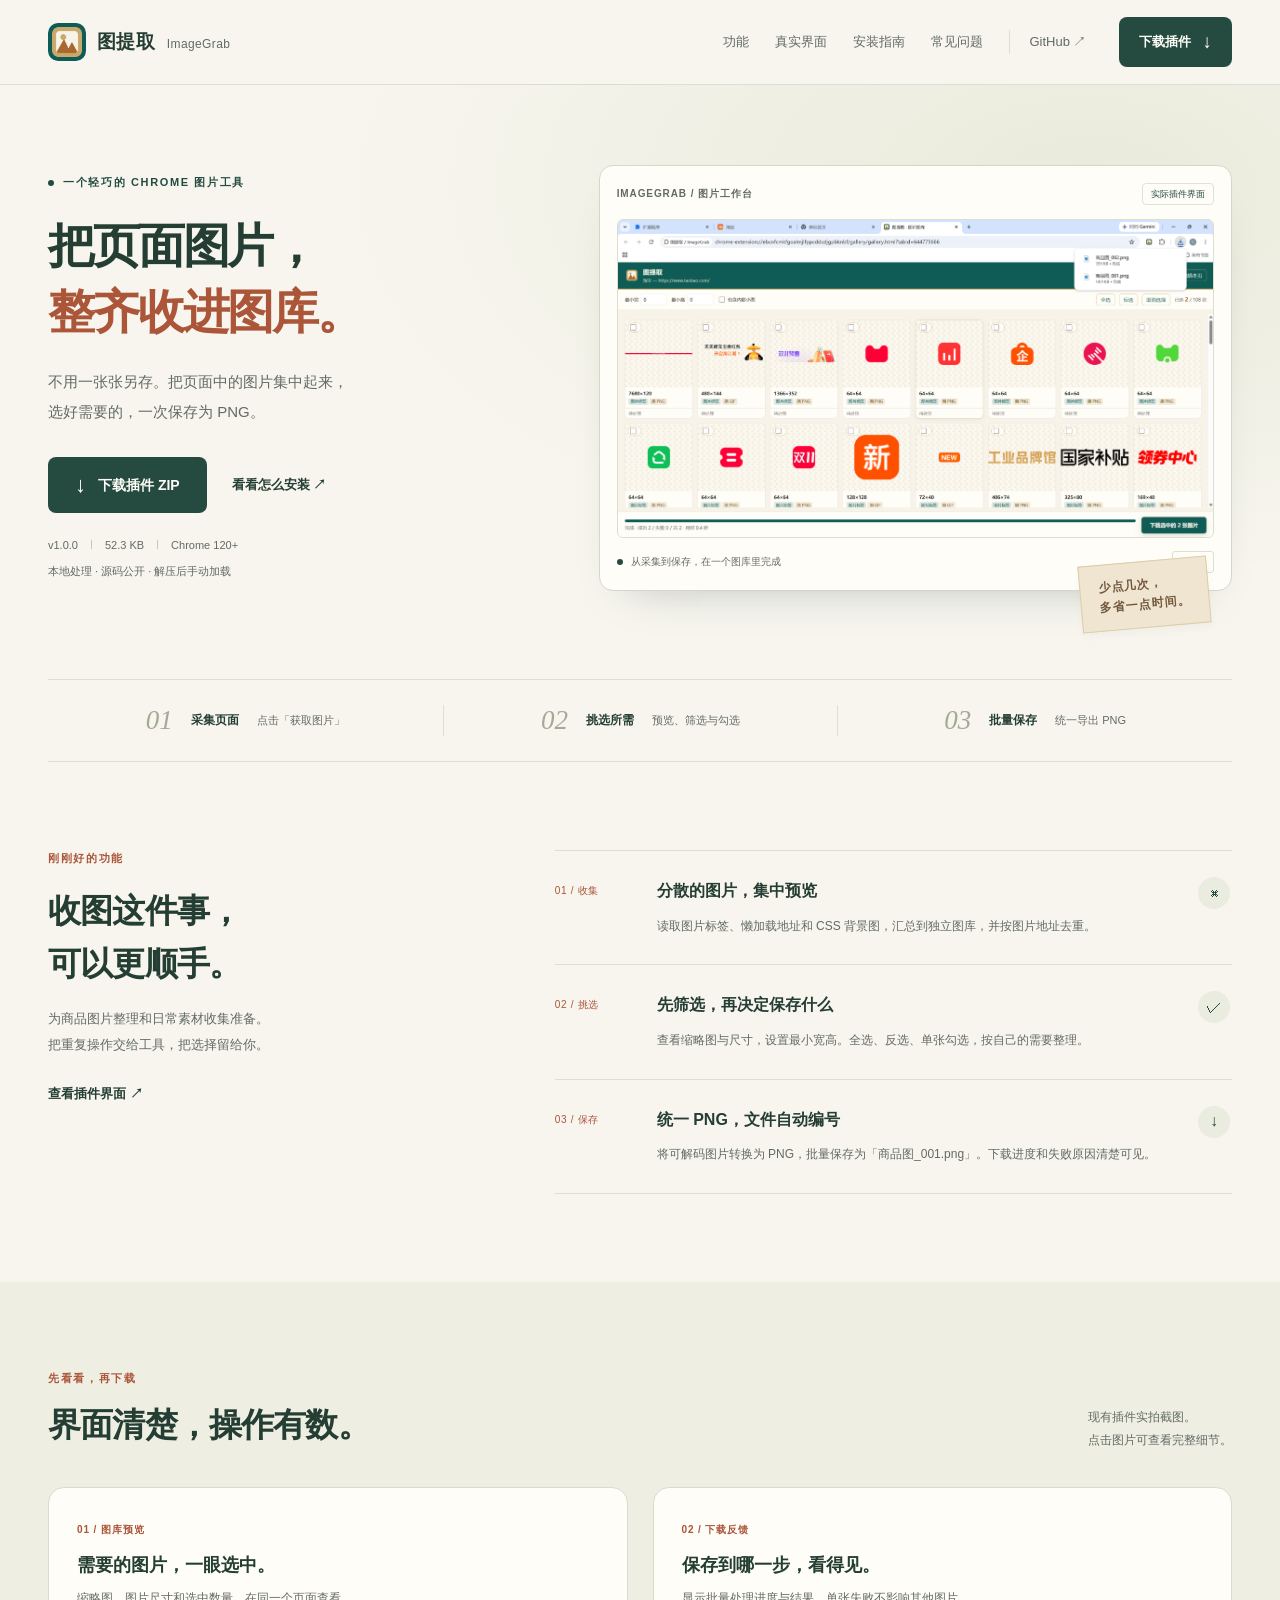
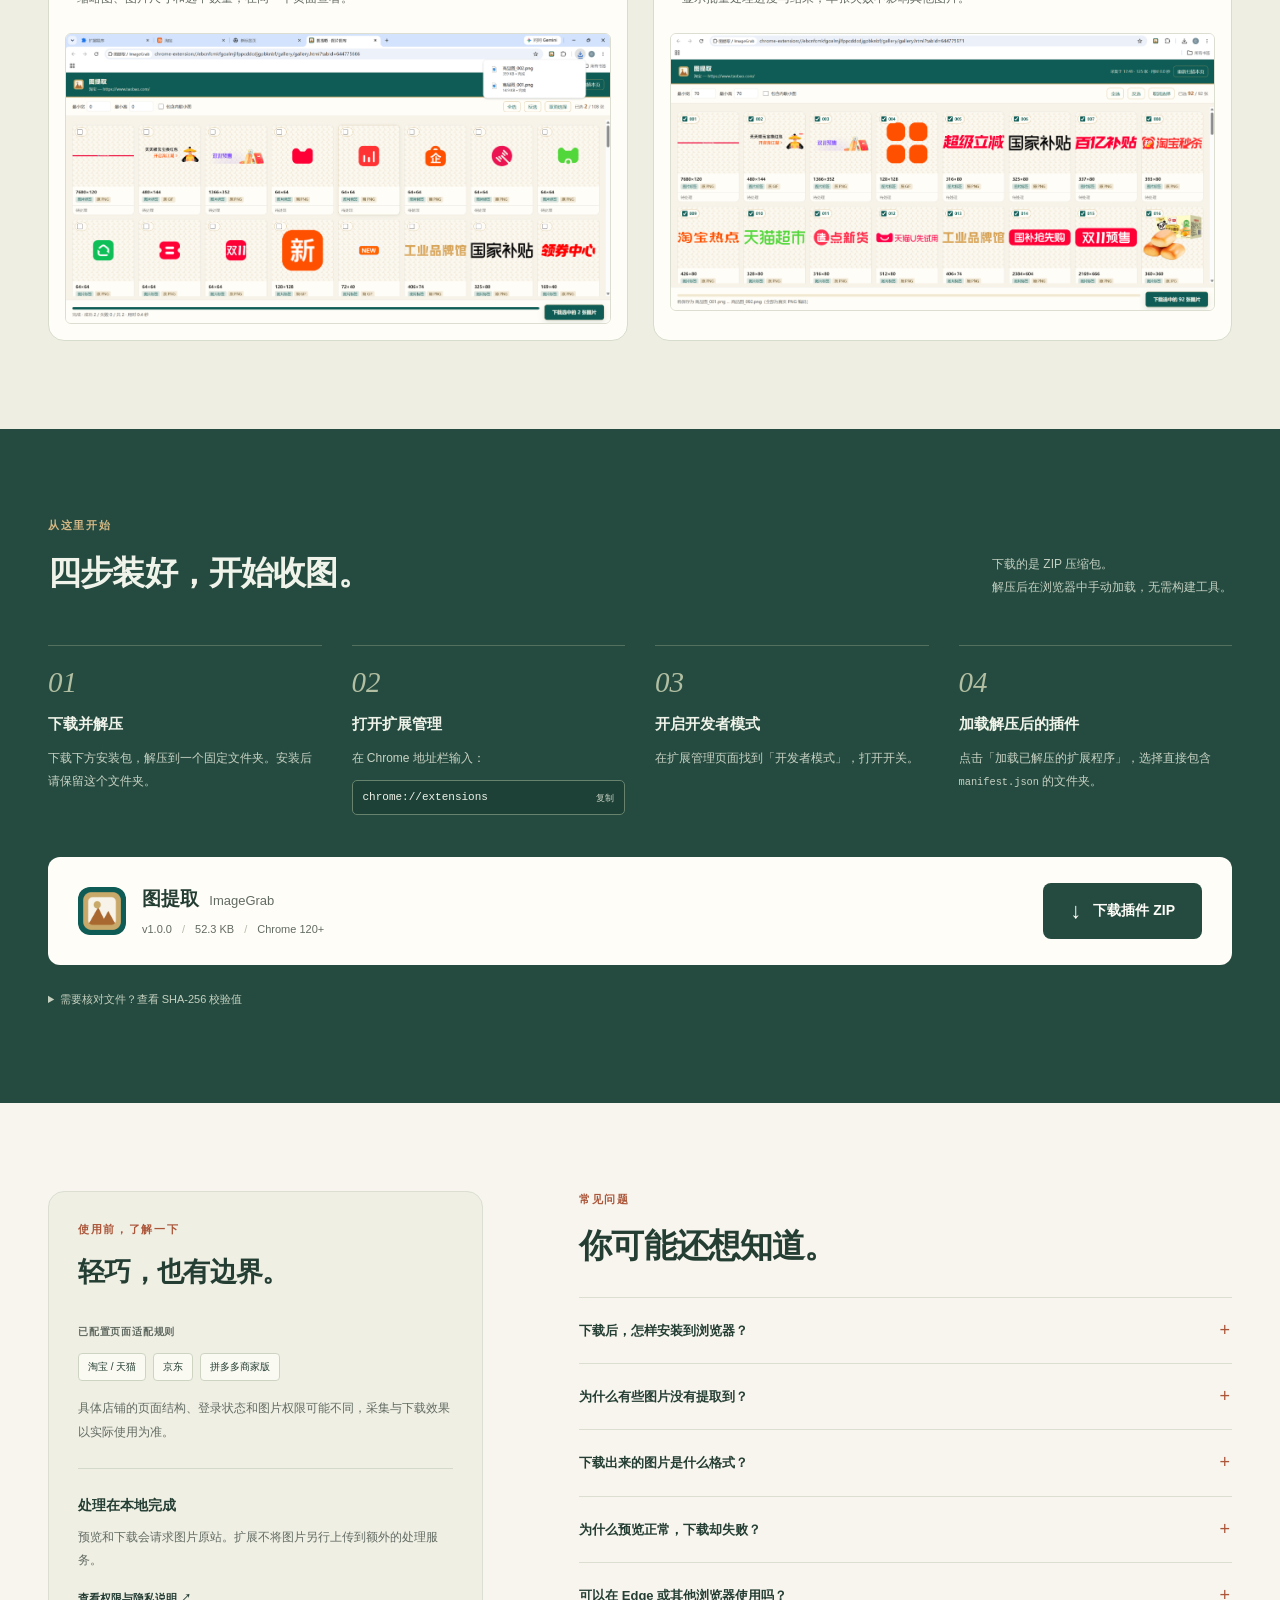
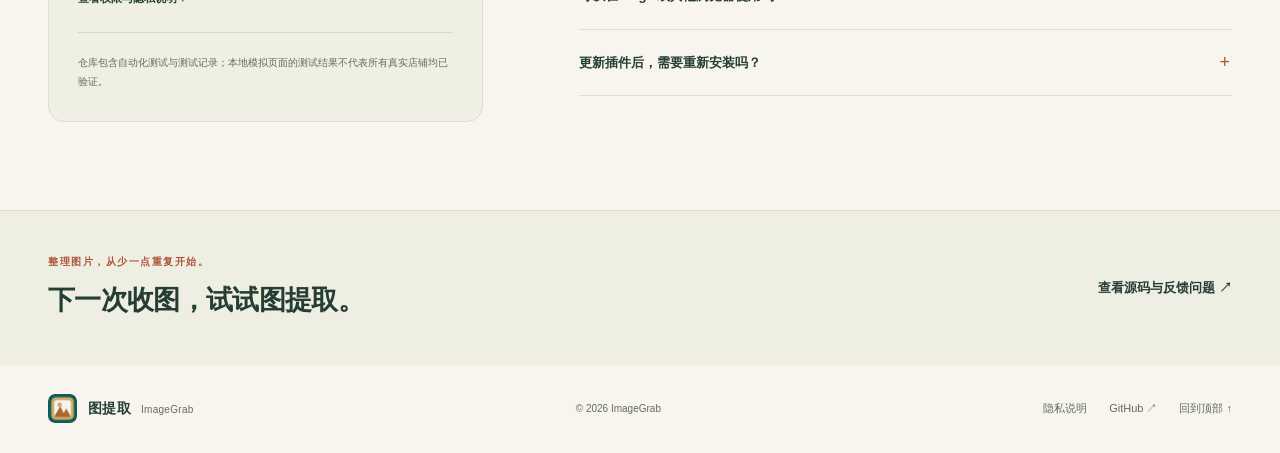
<file: docs/index.html>
<!DOCTYPE html>
<html lang="zh-CN">
<head>
  <meta charset="UTF-8">
  <meta name="viewport" content="width=device-width, initial-scale=1.0">
  <title>图提取 ImageGrab · 把页面图片，整齐收进图库</title>
  <meta name="description" content="用图提取 ImageGrab 集中预览页面图片，按尺寸筛选、自由勾选，批量保存为 PNG。下载 ZIP，解压后手动加载到 Chrome。">
  <meta name="theme-color" content="#254B40">
  <link rel="icon" href="./assets/icon128.png" type="image/png">
  <link rel="stylesheet" href="./assets/style.css">
</head>
<body>
  <a class="skip-link" href="#main">跳到正文</a>
  <header class="site-header"><div class="container header-inner">
    <a class="brand" href="./index.html" aria-label="图提取首页"><img src="./assets/icon128.png" width="38" height="38" alt=""><span>图提取 <small>ImageGrab</small></span></a>
    <button class="nav-toggle" type="button" aria-label="打开导航菜单" aria-expanded="false" aria-controls="site-nav"><span></span><span></span></button>
    <nav class="nav" id="site-nav" aria-label="主导航"><a href="#features">功能</a><a href="#showcase">真实界面</a><a href="#install">安装指南</a><a href="#faq">常见问题</a><a class="nav-github" href="https://github.com/oberon316/imagegrab-extension" target="_blank" rel="noopener noreferrer">GitHub ↗</a></nav>
    <a class="btn btn-primary header-download" href="./downloads/imagegrab-v1.0.0.zip" download="imagegrab-v1.0.0.zip" data-download>下载插件 <span aria-hidden="true">↓</span></a>
  </div></header>
  <main id="main">
    <section class="hero" aria-labelledby="hero-title"><div class="container hero-grid">
      <div class="hero-copy"><p class="eyebrow"><i class="status-dot" aria-hidden="true"></i> 一个轻巧的 CHROME 图片工具</p><h1 id="hero-title">把页面图片，<br><span>整齐收进图库。</span></h1><p class="hero-description">不用一张张另存。把页面中的图片集中起来，<br class="desktop-break">选好需要的，一次保存为 PNG。</p>
        <div class="hero-actions"><a class="btn btn-primary btn-large" href="./downloads/imagegrab-v1.0.0.zip" download="imagegrab-v1.0.0.zip" data-download><span aria-hidden="true">↓</span> 下载插件 ZIP</a><a class="text-link" href="#install">看看怎么安装 ↗</a></div>
        <div class="release-meta"><span data-release="version">v1.0.0</span><span data-release="humanBytes">52.3 KB</span><span>Chrome 120+</span></div><p class="hero-note">本地处理 · 源码公开 · 解压后手动加载</p>
      </div>
      <figure class="hero-visual"><div class="visual-topline"><span class="small-label">IMAGEGRAB / 图片工作台</span><span class="visual-badge">实际插件界面</span></div>
        <button class="screenshot-button" type="button" data-lightbox data-src="./assets/screenshot-gallery-grid.png" data-alt="图提取实际图库：缩略图、尺寸筛选与批量下载" aria-label="放大查看插件图库截图"><img src="./assets/screenshot-gallery-grid.png" width="2559" height="1363" alt="图提取实际图库，包含图片网格、勾选操作和下载结果" fetchpriority="high"><span class="zoom-hint">点击放大 ↗</span></button>
        <figcaption><span><i class="status-dot" aria-hidden="true"></i> 从采集到保存，在一个图库里完成</span><span class="visual-format">.PNG</span></figcaption><span class="visual-stamp" aria-hidden="true">少点几次，<br>多省一点时间。</span>
      </figure>
    </div><div class="container workflow-strip" aria-label="使用流程"><div><span class="step-index">01</span><p><strong>采集页面</strong><span>点击「获取图片」</span></p></div><div><span class="step-index">02</span><p><strong>挑选所需</strong><span>预览、筛选与勾选</span></p></div><div><span class="step-index">03</span><p><strong>批量保存</strong><span>统一导出 PNG</span></p></div></div></section>

    <section class="section" id="features" aria-labelledby="features-title"><div class="container feature-layout">
      <div class="section-intro"><p class="eyebrow">刚刚好的功能</p><h2 id="features-title">收图这件事，<br>可以更顺手。</h2><p>为商品图片整理和日常素材收集准备。<br>把重复操作交给工具，把选择留给你。</p><a class="text-link" href="#showcase">查看插件界面 ↗</a></div>
      <div class="feature-list">
        <article class="feature-row"><span class="feature-number">01 / 收集</span><div><h3>分散的图片，集中预览</h3><p>读取图片标签、懒加载地址和 CSS 背景图，汇总到独立图库，并按图片地址去重。</p></div><span class="feature-symbol" aria-hidden="true">⌘</span></article>
        <article class="feature-row"><span class="feature-number">02 / 挑选</span><div><h3>先筛选，再决定保存什么</h3><p>查看缩略图与尺寸，设置最小宽高。全选、反选、单张勾选，按自己的需要整理。</p></div><span class="feature-symbol" aria-hidden="true">✓</span></article>
        <article class="feature-row"><span class="feature-number">03 / 保存</span><div><h3>统一 PNG，文件自动编号</h3><p>将可解码图片转换为 PNG，批量保存为「商品图_001.png」。下载进度和失败原因清楚可见。</p></div><span class="feature-symbol" aria-hidden="true">↓</span></article>
      </div>
    </div></section>

    <section class="section section-tinted" id="showcase" aria-labelledby="showcase-title"><div class="container">
      <div class="section-heading"><div><p class="eyebrow">先看看，再下载</p><h2 id="showcase-title">界面清楚，操作有数。</h2></div><p>现有插件实拍截图。<br>点击图片可查看完整细节。</p></div>
      <div class="showcase-grid">
        <figure class="showcase-card"><figcaption><span class="small-label">01 / 图库预览</span><h3>需要的图片，一眼选中。</h3><p>缩略图、图片尺寸和选中数量，在同一个页面查看。</p></figcaption><button class="screenshot-button" type="button" data-lightbox data-src="./assets/screenshot-gallery-grid.png" data-alt="实际图库界面：图片网格、尺寸筛选与勾选" aria-label="放大图库预览截图"><img src="./assets/screenshot-gallery-grid.png" width="2559" height="1363" alt="实际插件图库预览" loading="lazy"><span class="zoom-hint">查看大图 ↗</span></button></figure>
        <figure class="showcase-card"><figcaption><span class="small-label">02 / 下载反馈</span><h3>保存到哪一步，看得见。</h3><p>显示批量处理进度与结果，单张失败不影响其他图片。</p></figcaption><button class="screenshot-button" type="button" data-lightbox data-src="./assets/screenshot-gallery-download.png" data-alt="实际下载界面：勾选图片与批量下载操作区" aria-label="放大批量下载截图"><img src="./assets/screenshot-gallery-download.png" width="2559" height="1300" alt="实际插件批量下载界面" loading="lazy"><span class="zoom-hint">查看大图 ↗</span></button></figure>
      </div>
    </div></section>

    <section class="section install-section" id="install" aria-labelledby="install-title"><div class="container">
      <div class="section-heading"><div><p class="eyebrow">从这里开始</p><h2 id="install-title">四步装好，开始收图。</h2></div><p>下载的是 ZIP 压缩包。<br>解压后在浏览器中手动加载，无需构建工具。</p></div>
      <ol class="install-steps">
        <li><span class="install-number">01</span><h3>下载并解压</h3><p>下载下方安装包，解压到一个固定文件夹。安装后请保留这个文件夹。</p></li>
        <li><span class="install-number">02</span><h3>打开扩展管理</h3><p>在 Chrome 地址栏输入：</p><button class="code-copy" type="button" data-copy="chrome://extensions" aria-label="复制 Chrome 扩展管理地址"><code>chrome://extensions</code><span>复制</span></button></li>
        <li><span class="install-number">03</span><h3>开启开发者模式</h3><p>在扩展管理页面找到「开发者模式」，打开开关。</p></li>
        <li><span class="install-number">04</span><h3>加载解压后的插件</h3><p>点击「加载已解压的扩展程序」，选择直接包含 <code>manifest.json</code> 的文件夹。</p></li>
      </ol>
      <div class="download-panel"><div class="download-identity"><img src="./assets/icon128.png" width="52" height="52" alt=""><div><h3>图提取 <span>ImageGrab</span></h3><p><span data-release="version">v1.0.0</span><span class="meta-separator">/</span><span data-release="humanBytes">52.3 KB</span><span class="meta-separator">/</span>Chrome 120+</p></div></div><a class="btn btn-primary btn-large" href="./downloads/imagegrab-v1.0.0.zip" download="imagegrab-v1.0.0.zip" data-download><span aria-hidden="true">↓</span> 下载插件 ZIP</a></div>
      <details class="checksum-details"><summary>需要核对文件？查看 SHA-256 校验值</summary><div class="checksum-body"><code id="sha256" data-release="sha256">7ea5e7c8d6468508d9996148ec8bde1703dbaa3b0914f40d925c3a8332c70e54</code><button class="btn btn-small btn-outline-light" type="button" data-copy-ref="sha256">复制校验值</button><p>Windows 校验命令：<code>certutil -hashfile imagegrab-v1.0.0.zip SHA256</code></p></div></details>
    </div></section>

    <section class="section" id="faq" aria-labelledby="faq-title"><div class="container help-layout">
      <aside class="support-note" id="support"><p class="eyebrow">使用前，了解一下</p><h2>轻巧，也有边界。</h2><p class="support-label">已配置页面适配规则</p><div class="platforms"><span>淘宝 / 天猫</span><span>京东</span><span>拼多多商家版</span></div><p>具体店铺的页面结构、登录状态和图片权限可能不同，采集与下载效果以实际使用为准。</p><hr><h3>处理在本地完成</h3><p>预览和下载会请求图片原站。扩展不将图片另行上传到额外的处理服务。</p><a class="text-link" href="./privacy.html">查看权限与隐私说明 ↗</a><p class="support-footnote">仓库包含自动化测试与测试记录；本地模拟页面的测试结果不代表所有真实店铺均已验证。</p></aside>
      <div class="faq-column"><p class="eyebrow">常见问题</p><h2 id="faq-title">你可能还想知道。</h2><div class="faq-list">
        <details class="faq-item"><summary>下载后，怎样安装到浏览器？</summary><p>先解压 ZIP，再打开 <code>chrome://extensions</code>，开启开发者模式，点击「加载已解压的扩展程序」。选中直接包含 <code>manifest.json</code> 的目录。网页下载按钮不会直接安装扩展。</p></details>
        <details class="faq-item"><summary>为什么有些图片没有提取到？</summary><p>图片可能还未加载。请回到原页面向下滚动，再点击「重新扫描本页」。当前版本采集顶层页面，无法保证取得 iframe 内或尚未出现在页面中的图片。</p></details>
        <details class="faq-item"><summary>下载出来的图片是什么格式？</summary><p>统一为 PNG。JPG、WebP 等可解码图片会重新编码；原本已是 PNG 的图片可以保留原始字节。动态图片转换后保存为静态图片。</p></details>
        <details class="faq-item"><summary>为什么预览正常，下载却失败？</summary><p>原站访问限制、网络异常或图片域名未获扩展授权，都可能导致取图失败。请查看图库中的错误信息，确认原因后重试。</p></details>
        <details class="faq-item"><summary>可以在 Edge 或其他浏览器使用吗？</summary><p>当前清单要求 Chrome 120 或更新版本。Edge 可在 <code>edge://extensions</code> 尝试加载，具体兼容性需要自行验证。当前没有提供 Firefox 和 Safari 安装包。</p></details>
        <details class="faq-item"><summary>更新插件后，需要重新安装吗？</summary><p>下载新版本并解压到固定目录，在扩展管理页重新加载。更新后刷新正在使用的商品页面。不要删除或移动浏览器正在加载的插件文件夹。</p></details>
      </div></div>
    </div></section>
    <section class="closing-section"><div class="container closing-inner"><div><p class="eyebrow">整理图片，从少一点重复开始。</p><h2>下一次收图，试试图提取。</h2></div><a class="text-link" href="https://github.com/oberon316/imagegrab-extension" target="_blank" rel="noopener noreferrer">查看源码与反馈问题 ↗</a></div></section>
  </main>
  <footer class="site-footer"><div class="container footer-inner"><a class="brand" href="./index.html"><img src="./assets/icon128.png" width="30" height="30" alt=""><span>图提取 <small>ImageGrab</small></span></a><p>© <span id="year">2026</span> ImageGrab</p><div class="footer-links"><a href="./privacy.html">隐私说明</a><a href="https://github.com/oberon316/imagegrab-extension" target="_blank" rel="noopener noreferrer">GitHub ↗</a><a href="#main">回到顶部 ↑</a></div></div></footer>
  <dialog class="lightbox" aria-label="插件截图大图预览"><button class="lb-close" type="button" aria-label="关闭图片预览">关闭 ×</button><figure><img alt=""><figcaption></figcaption></figure></dialog>
  <div class="toast" role="status" aria-live="polite" aria-atomic="true"></div>
  <script src="./assets/main.js"></script>
</body>
</html>
</file>
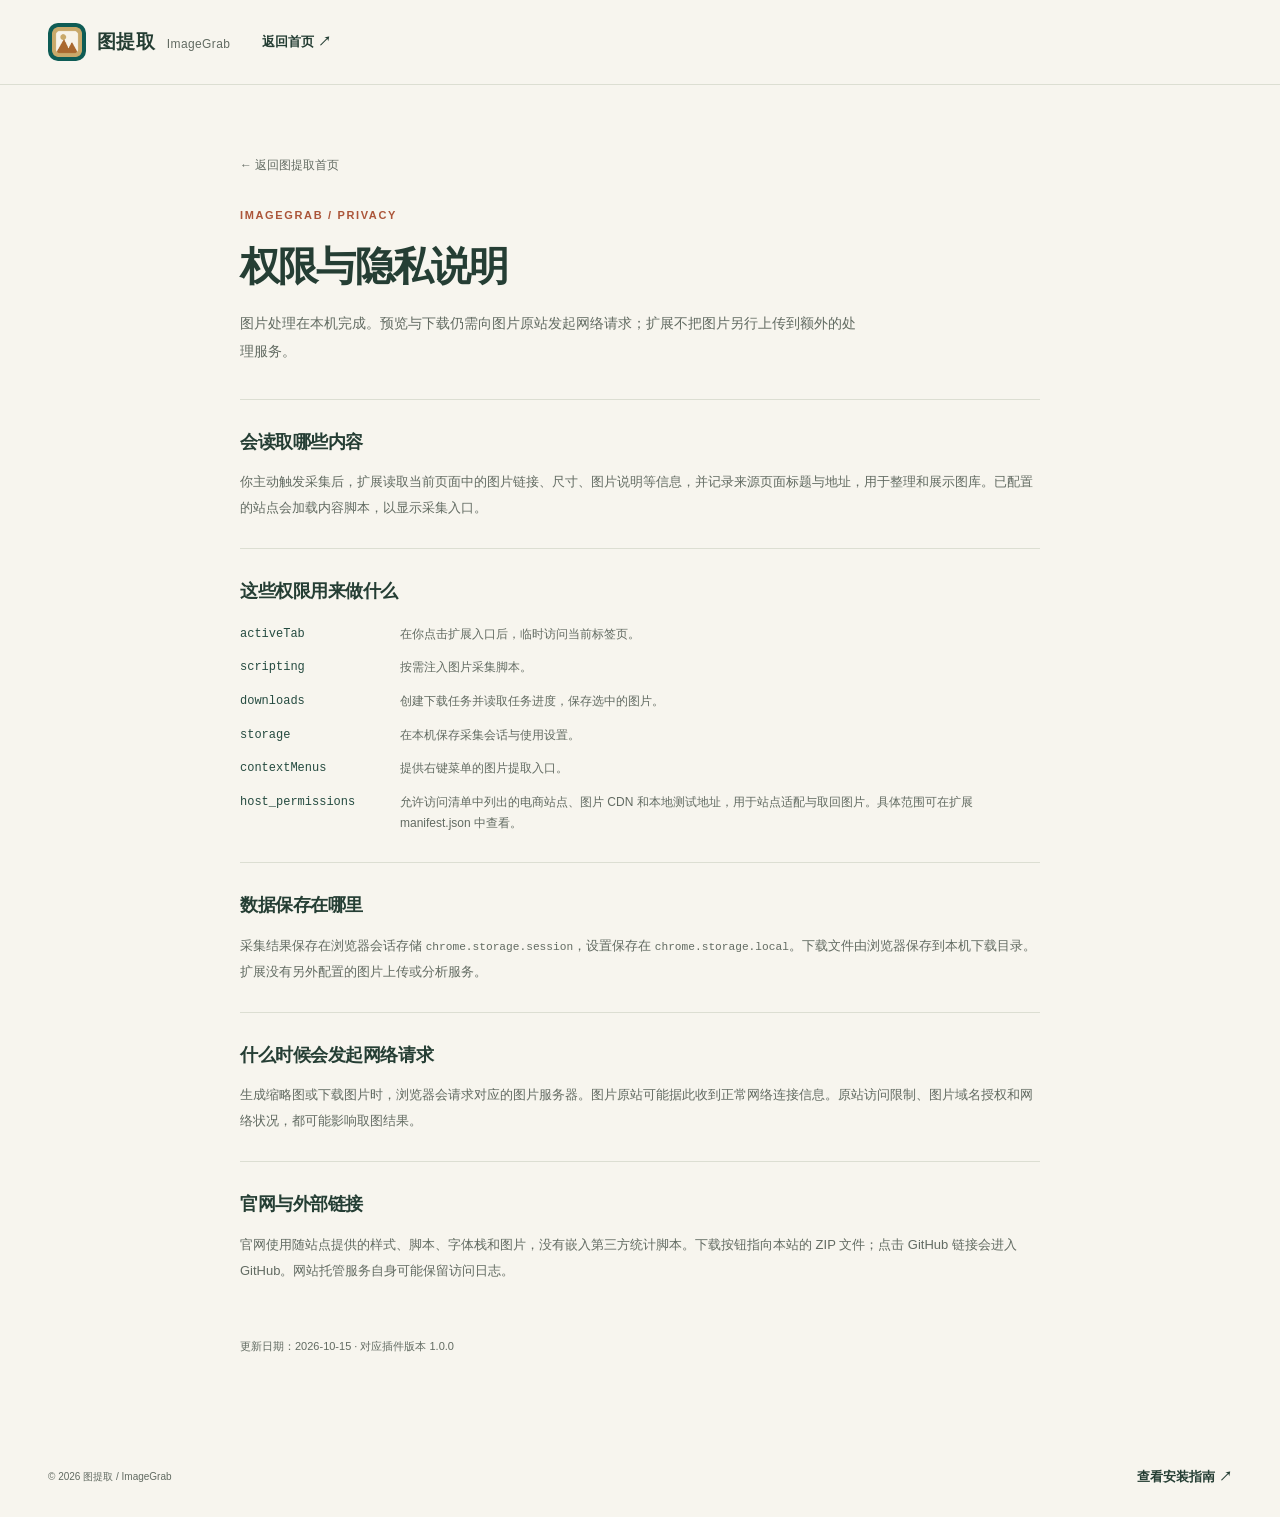
<file: docs/privacy.html>
<!DOCTYPE html>
<html lang="zh-CN">
<head><meta charset="UTF-8"><meta name="viewport" content="width=device-width, initial-scale=1.0"><title>权限与隐私说明 · 图提取 ImageGrab</title><meta name="description" content="了解图提取处理哪些数据、浏览器权限的用途，以及预览和下载图片时的网络请求。"><link rel="icon" href="./assets/icon128.png" type="image/png"><link rel="stylesheet" href="./assets/style.css"></head>
<body>
<a class="skip-link" href="#main">跳到正文</a>
<header class="site-header"><div class="container header-inner"><a class="brand" href="./index.html"><img src="./assets/icon128.png" width="38" height="38" alt=""><span>图提取 <small>ImageGrab</small></span></a><a class="text-link back-home" href="./index.html">返回首页 ↗</a></div></header>
<main id="main" class="document-main"><div class="document-container">
<a class="back-link" href="./index.html">← 返回图提取首页</a>
<div class="document-header"><p class="eyebrow">IMAGEGRAB / PRIVACY</p><h1>权限与隐私说明</h1><p>图片处理在本机完成。预览与下载仍需向图片原站发起网络请求；扩展不把图片另行上传到额外的处理服务。</p></div>
<section class="document-section"><h2>会读取哪些内容</h2><p>你主动触发采集后，扩展读取当前页面中的图片链接、尺寸、图片说明等信息，并记录来源页面标题与地址，用于整理和展示图库。已配置的站点会加载内容脚本，以显示采集入口。</p></section>
<section class="document-section"><h2>这些权限用来做什么</h2><dl class="permission-list"><dt>activeTab</dt><dd>在你点击扩展入口后，临时访问当前标签页。</dd><dt>scripting</dt><dd>按需注入图片采集脚本。</dd><dt>downloads</dt><dd>创建下载任务并读取任务进度，保存选中的图片。</dd><dt>storage</dt><dd>在本机保存采集会话与使用设置。</dd><dt>contextMenus</dt><dd>提供右键菜单的图片提取入口。</dd><dt>host_permissions</dt><dd>允许访问清单中列出的电商站点、图片 CDN 和本地测试地址，用于站点适配与取回图片。具体范围可在扩展 manifest.json 中查看。</dd></dl></section>
<section class="document-section"><h2>数据保存在哪里</h2><p>采集结果保存在浏览器会话存储 <code>chrome.storage.session</code>，设置保存在 <code>chrome.storage.local</code>。下载文件由浏览器保存到本机下载目录。扩展没有另外配置的图片上传或分析服务。</p></section>
<section class="document-section"><h2>什么时候会发起网络请求</h2><p>生成缩略图或下载图片时，浏览器会请求对应的图片服务器。图片原站可能据此收到正常网络连接信息。原站访问限制、图片域名授权和网络状况，都可能影响取图结果。</p></section>
<section class="document-section"><h2>官网与外部链接</h2><p>官网使用随站点提供的样式、脚本、字体栈和图片，没有嵌入第三方统计脚本。下载按钮指向本站的 ZIP 文件；点击 GitHub 链接会进入 GitHub。网站托管服务自身可能保留访问日志。</p></section>
<p class="document-updated">更新日期：2026-10-15 · 对应插件版本 1.0.0</p>
</div></main>
<footer class="site-footer"><div class="container footer-inner"><p>© <span id="year">2026</span> 图提取 / ImageGrab</p><a class="text-link" href="./index.html#install">查看安装指南 ↗</a></div></footer>
<div class="toast" role="status" aria-live="polite"></div><script src="./assets/main.js"></script>
</body></html>
</file>
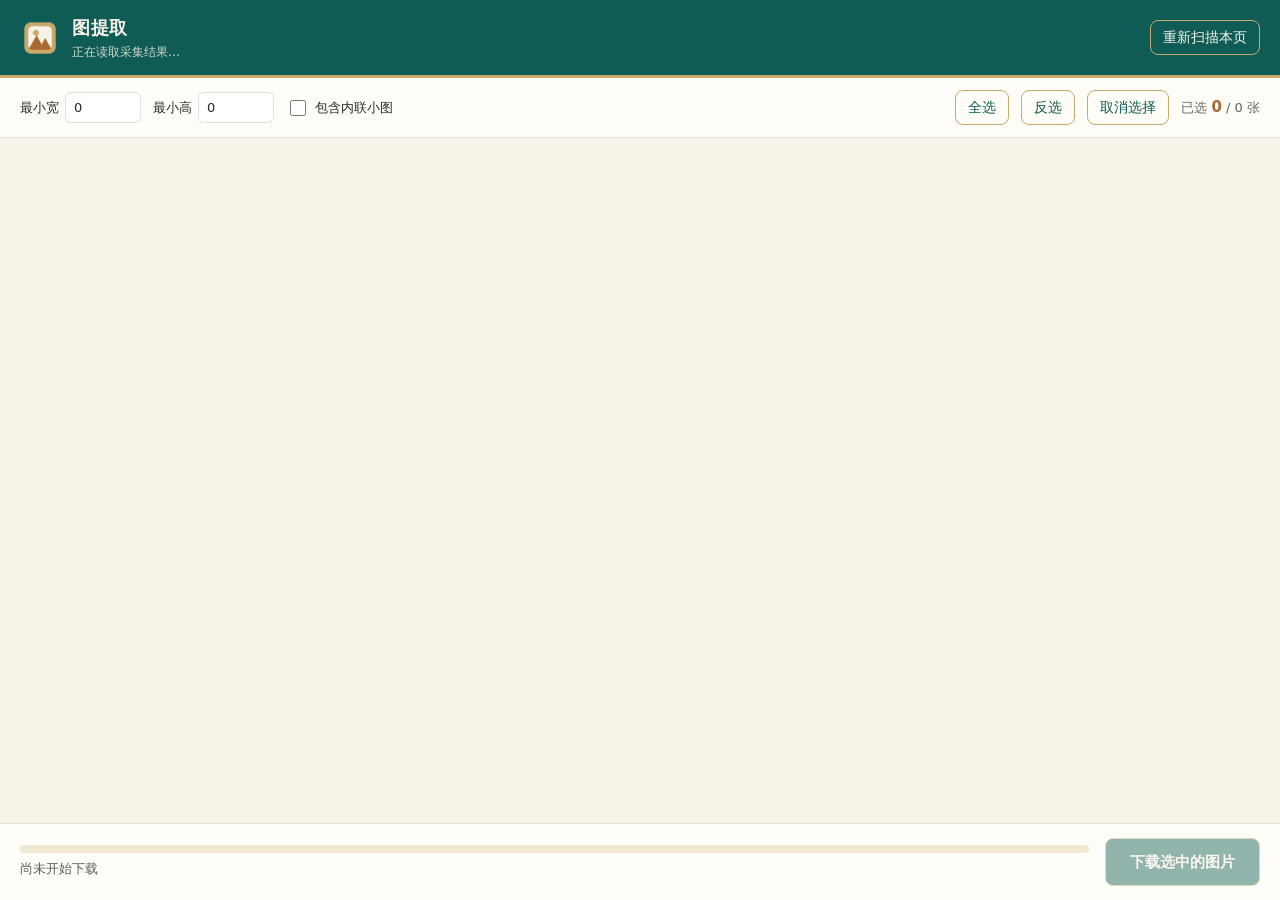
<file: extension/gallery/gallery.html>
<!DOCTYPE html>
<html lang="zh-CN">
<head>
  <meta charset="utf-8">
  <meta name="viewport" content="width=device-width, initial-scale=1">
  <title>图提取 · 图片图库</title>
  <link rel="icon" type="image/png" href="../icons/icon32.png">
  <link rel="stylesheet" href="gallery.css">
</head>
<body>
  <header class="topbar">
    <div class="brand">
      <img class="logo" src="../icons/icon48.png" alt="" width="40" height="40">
      <div class="brand-text">
        <h1>图提取</h1>
        <p class="source" id="source-line" title="">正在读取采集结果…</p>
      </div>
    </div>
    <div class="topbar-actions">
      <span class="meta" id="scan-meta"></span>
      <button type="button" class="ghost" id="rescan-button">重新扫描本页</button>
    </div>
  </header>

  <!--
    工具条也占外壳里自己的一行，不在滚动容器内部。
    早期版本把它放进内容区并加 position: sticky：滚动时它就钉在内容区顶端，
    卡片从它下面滑过 —— 截图里看到的就是"工具条和图片重合"。
    放在外壳里它照样一直可见（这是 sticky 唯一的好处），但没有任何像素会盖住网格。
  -->
  <section class="toolbar" aria-label="筛选与选择">
    <div class="filter-group">
      <label class="field">
        <span>最小宽</span>
        <input type="number" id="min-width" min="0" step="10" inputmode="numeric" value="0">
      </label>
      <label class="field">
        <span>最小高</span>
        <input type="number" id="min-height" min="0" step="10" inputmode="numeric" value="0">
      </label>
      <label class="field checkbox">
        <input type="checkbox" id="include-inline">
        <span>包含内联小图</span>
      </label>
    </div>

    <div class="select-group">
      <button type="button" class="ghost" id="select-all">全选</button>
      <button type="button" class="ghost" id="select-invert">反选</button>
      <button type="button" class="ghost" id="select-none">取消选择</button>
      <span class="selected-count">已选 <strong id="selected-count">0</strong> / <span id="visible-count">0</span> 张</span>
    </div>
  </section>

  <!--
    内容区自己滚动（整页不滚动），所以给它 tabindex：Tab 能进入，
    PageDown / 空格 / 方向键才有作用对象，键盘用户不会因为没有滚动条而卡住。
    它上下各留一条页面底色的缝，截断的卡片不会正好贴住工具条或下载条。
  -->
  <div class="scroller" id="scroller" tabindex="0" role="region" aria-label="图片列表">
    <div class="notice" id="notice" role="status" hidden></div>

    <main class="content">
      <ul class="grid" id="grid"></ul>
      <p class="empty" id="empty-state" hidden>当前筛选条件下没有图片。</p>
    </main>

    <section class="errors" id="error-panel" hidden aria-label="失败清单">
      <div class="errors-head">
        <h2>失败清单（<span id="error-count">0</span>）</h2>
        <button type="button" class="ghost" id="retry-button">重试失败项</button>
      </div>
      <ul class="error-list" id="error-list"></ul>
    </section>
  </div>

  <footer class="downloadbar">
    <div class="progress-area">
      <div class="progress" id="progress" role="progressbar" aria-valuemin="0" aria-valuemax="100" aria-valuenow="0">
        <span class="progress-fill" id="progress-fill"></span>
      </div>
      <p class="progress-text" id="progress-text">尚未开始下载</p>
    </div>
    <button type="button" class="primary" id="download-button" disabled>下载选中的图片</button>
  </footer>

  <script type="module" src="gallery.js"></script>
</body>
</html>
</file>
<file: docs/assets/style.css>
/* ImageGrab：纸色、墨绿与陶土。使用本地资源和系统字体。 */
:root{--paper:#f7f5ee;--surface:#fffdf8;--tint:#eeeee3;--ink:#253e34;--ink-soft:#626b62;--green:#254b40;--terracotta:#ab5539;--line:#dcded2;--light:#f0f3e9;--serif:"Noto Serif CJK SC","Songti SC","SimSun",serif;--font:"Microsoft YaHei","PingFang SC",-apple-system,BlinkMacSystemFont,"Segoe UI",sans-serif}
*{box-sizing:border-box}html{scroll-behavior:smooth;scroll-padding-top:100px}body{margin:0;background:var(--paper);color:var(--ink);font:15px/1.8 var(--font);-webkit-font-smoothing:antialiased}body.modal-open{overflow:hidden}a{color:inherit;text-decoration:none}button{font:inherit;cursor:pointer}img{display:block;max-width:100%;height:auto}figure,p,h1,h2,h3{margin:0}h1,h2,h3{font-weight:650}button,a,summary{-webkit-tap-highlight-color:transparent}:focus-visible{outline:3px solid var(--terracotta);outline-offset:5px}code{font:.86em/1.7 Consolas,monospace;overflow-wrap:anywhere}.container{width:min(1200px,calc(100% - 96px));margin-inline:auto}.skip-link{position:fixed;top:10px;left:16px;transform:translateY(-180%);z-index:100;background:var(--green);color:white;padding:8px 16px;border-radius:8px}.skip-link:focus{transform:none}
.site-header{position:sticky;top:0;z-index:20;background:rgba(247,245,238,.97);border-bottom:1px solid var(--line)}.header-inner{min-height:84px;display:flex;align-items:center;gap:32px}.brand{display:inline-flex;align-items:center;gap:11px;flex-shrink:0}.brand img{width:38px;height:38px;border-radius:10px}.brand>span{font-size:19px;letter-spacing:.02em;font-weight:700;white-space:nowrap}.brand small{margin-left:6px;font-size:12px;font-weight:500;color:var(--ink-soft)}.nav{display:flex;align-items:center;gap:26px;margin-left:auto;font-size:13px}.nav>a{color:var(--ink-soft);white-space:nowrap;transition:color .18s}.nav>a:hover{color:var(--terracotta)}.nav-github{padding-left:19px;border-left:1px solid var(--line)}.nav-toggle{display:none}
.btn{display:inline-flex;align-items:center;justify-content:center;gap:12px;padding:12px 23px;min-height:46px;border-radius:8px;border:1px solid transparent;font-size:14px;font-weight:600;line-height:1.4;transition:background .2s,transform .2s}.btn:hover{transform:translateY(-1px)}.btn-primary{background:var(--green);color:#fffdf8}.btn-primary:hover{background:#183c31}.header-download{padding:11px 19px;font-size:13px;min-height:42px}.header-download span{font-size:19px}.btn-large{min-height:54px;padding:16px 26px}.btn-large>span{font-size:22px;line-height:1}.btn-small{min-height:36px;padding:8px 13px;font-size:12px}.text-link{display:inline-flex;align-items:center;gap:12px;font-size:13px;font-weight:600;line-height:1.7}.text-link:hover{color:var(--terracotta)}
.eyebrow{font-size:11px;font-weight:650;letter-spacing:.15em;line-height:1.6;color:var(--terracotta)}.status-dot{display:inline-block;width:6px;height:6px;border-radius:50%;background:var(--green);vertical-align:middle;flex-shrink:0}.hero{padding-top:80px;background:radial-gradient(ellipse at 85% 15%,#e9eadb 0,transparent 48%)}.hero-grid{display:grid;grid-template-columns:.9fr 1.15fr;gap:55px;align-items:center}.hero-copy>.eyebrow{display:flex;align-items:center;gap:9px;color:var(--green)}h1{font-size:clamp(38px,3.7vw,55px);letter-spacing:-.045em;line-height:1.4}.hero h1{margin:21px 0 22px;font-family:var(--serif);font-weight:700}.hero h1>span{color:var(--terracotta)}.hero-description{font-size:15px;line-height:2;color:var(--ink-soft)}.hero-actions{display:flex;align-items:center;flex-wrap:wrap;gap:25px;margin-top:30px}.release-meta{display:flex;flex-wrap:wrap;margin-top:23px;font-size:11px;color:var(--ink-soft)}.release-meta>span+span::before{content:"";display:inline-block;height:9px;border-left:1px solid #c5c8bc;margin:0 13px}.hero-note{font-size:11px;color:var(--ink-soft);margin-top:6px}
.hero-visual{position:relative;min-width:0;padding:17px;background:var(--surface);border:1px solid #d4d8c9;border-radius:14px;box-shadow:0 22px 45px -32px #213e335e}.visual-topline{display:flex;align-items:center;justify-content:space-between;gap:12px;margin-bottom:14px}.small-label{font-size:10px;letter-spacing:.09em;font-weight:650;color:var(--ink-soft)}.visual-badge{font-size:9px;padding:2px 8px;border:1px solid #dfe2d6;color:var(--green);border-radius:4px;white-space:nowrap}.screenshot-button{position:relative;display:block;width:100%;padding:0;border:1px solid var(--line);border-radius:6px;background:#ecece1;overflow:hidden;text-align:left}.screenshot-button img{width:100%;transition:transform .35s}.screenshot-button:hover img{transform:scale(1.015)}.zoom-hint{position:absolute;right:12px;bottom:12px;background:rgba(255,253,248,.96);padding:4px 9px;border:1px solid #daddcf;border-radius:5px;font-size:10px;opacity:0;transition:opacity .2s}.screenshot-button:hover .zoom-hint,.screenshot-button:focus-visible .zoom-hint{opacity:1}.hero-visual figcaption{display:flex;align-items:center;justify-content:space-between;gap:10px;font-size:10px;color:var(--ink-soft);margin-top:13px}.hero-visual figcaption>span:first-child{display:flex;align-items:center;gap:8px}.visual-format{font:11px Consolas,monospace;border:1px solid var(--line);padding:4px 7px;border-radius:3px}.visual-stamp{position:absolute;right:22px;bottom:-37px;font:700 12px/1.7 var(--serif);letter-spacing:.08em;padding:12px 18px;background:#efe5d0;border:1px solid #ddccaa;color:#70573c;transform:rotate(-5deg);box-shadow:0 4px 10px #273e3407}
.workflow-strip{display:grid;grid-template-columns:repeat(3,1fr);margin-top:88px;padding:25px 0;border-top:1px solid var(--line);border-bottom:1px solid var(--line)}.workflow-strip>div{display:flex;align-items:center;justify-content:center;gap:18px}.workflow-strip>div+div{border-left:1px solid var(--line)}.step-index{font:italic 27px var(--serif);color:#a3aa95}.workflow-strip p{display:flex;gap:18px;align-items:center;font-size:12px}.workflow-strip strong{font-weight:600}.workflow-strip p>span{color:var(--ink-soft);font-size:11px}
.section{padding:88px 0}h2{font:700 clamp(28px,2.6vw,36px)/1.6 var(--serif);letter-spacing:-.025em}.section-intro h2{margin:16px 0}.section-intro>p:not(.eyebrow){font-size:13px;color:var(--ink-soft);line-height:2}.section-intro>.text-link{margin-top:25px}.feature-layout{display:grid;grid-template-columns:.8fr 1.3fr;gap:90px}.feature-list{border-top:1px solid var(--line)}.feature-row{display:grid;grid-template-columns:80px 1fr 34px;gap:22px;align-items:start;padding:26px 0;border-bottom:1px solid var(--line)}.feature-number{font-size:10px;color:var(--terracotta);margin-top:5px;letter-spacing:.07em;white-space:nowrap}.feature-row h3{font-size:16px;margin-bottom:9px}.feature-row p{font-size:12px;color:var(--ink-soft);line-height:1.95}.feature-symbol{display:grid;place-items:center;width:32px;height:32px;background:#e9ecdf;border-radius:50%;font-size:16px;color:var(--green)}
.section-tinted{background:var(--tint)}.section-heading{display:flex;align-items:flex-end;justify-content:space-between;gap:32px;margin-bottom:35px}.section-heading h2{margin-top:11px}.section-heading>p{font-size:12px;line-height:1.9;color:var(--ink-soft)}.showcase-grid{display:grid;grid-template-columns:1fr 1fr;gap:25px}.showcase-card{min-width:0;background:var(--surface);border:1px solid #d7dccc;border-radius:16px;overflow:hidden}.showcase-card figcaption{padding:26px 28px 23px}.showcase-card .small-label{color:var(--terracotta)}.showcase-card h3{font-size:18px;margin:8px 0 7px}.showcase-card p{font-size:12px;color:var(--ink-soft)}.showcase-card .screenshot-button{width:calc(100% - 32px);margin:0 16px 16px}
.install-section{background:var(--green);color:var(--light)}.install-section .eyebrow{color:#d5b884}.install-section .section-heading>p{color:#c3cfc0}.install-steps{list-style:none;padding:0;display:grid;grid-template-columns:repeat(4,1fr);gap:30px;margin:46px 0 42px}.install-steps li{border-top:1px solid #53705e;padding-top:20px;min-width:0}.install-number{font:italic 29px var(--serif);color:#b1bea1}.install-steps h3{font-size:15px;margin:10px 0}.install-steps p{font-size:12px;line-height:1.95;color:#c8d2c3}.code-copy{display:flex;align-items:center;justify-content:space-between;gap:7px;width:100%;padding:7px 10px;margin-top:10px;background:#1e4137;border:1px solid #67836d;border-radius:5px;color:var(--light);font-size:11px;text-align:left}.code-copy code{font-size:11px}.code-copy>span{font-size:9px;color:#c8d2c3;white-space:nowrap}.code-copy:hover{background:#193b31}.download-panel{display:flex;align-items:center;justify-content:space-between;gap:24px;padding:25px 30px;border-radius:12px;background:var(--surface);color:var(--ink)}.download-identity{display:flex;align-items:center;gap:16px}.download-identity img{width:48px;height:48px;border-radius:12px}.download-identity h3{font-size:19px}.download-identity h3>span{font-size:13px;font-weight:500;color:var(--ink-soft);margin-left:5px}.download-identity p{font-size:11px;color:var(--ink-soft);margin-top:4px}.meta-separator{margin:0 10px;color:#b6bbaa}.checksum-details{font-size:11px;color:#c5d0bf;margin-top:20px}.checksum-details summary{cursor:pointer;width:fit-content;padding:5px 0}.checksum-body{display:flex;align-items:center;gap:15px;flex-wrap:wrap;padding:14px 0 0}.checksum-body>code{max-width:100%;font-size:11px}.checksum-body>p{width:100%;font-size:10px}.btn-outline-light{background:transparent;color:var(--light);border-color:#758a72}
.help-layout{display:grid;grid-template-columns:.8fr 1.2fr;gap:96px;align-items:start}.support-note{padding:29px;border:1px solid var(--line);background:#efefe4;border-radius:16px}.support-note h2{font-size:27px;margin:13px 0 27px}.support-note p:not(.eyebrow){font-size:12px;color:var(--ink-soft);line-height:1.95}.support-note .support-label{font-size:10px!important;font-weight:650;letter-spacing:.08em}.platforms{display:flex;gap:7px;flex-wrap:wrap;margin:12px 0 16px}.platforms>span{padding:4px 9px;border:1px solid #ced4c2;border-radius:4px;background:#fafaf2;font-size:10px}.support-note hr{border:0;border-top:1px solid #d4d9c9;margin:24px 0}.support-note h3{font-size:14px;margin-bottom:8px}.support-note .text-link{margin-top:16px;font-size:11px}.support-footnote{font-size:10px!important;margin-top:22px;padding-top:20px;border-top:1px solid #d4d9c9}.faq-column>h2{margin:11px 0 24px}.faq-list{border-top:1px solid var(--line)}.faq-item{border-bottom:1px solid var(--line)}.faq-item summary{position:relative;padding:21px 30px 21px 0;font-size:13px;font-weight:600;cursor:pointer;list-style:none}.faq-item summary::-webkit-details-marker{display:none}.faq-item summary::after{content:"+";position:absolute;right:2px;top:19px;font-size:18px;line-height:1.5;color:var(--terracotta);font-weight:400}.faq-item[open] summary::after{content:"−"}.faq-item>p{padding:0 24px 21px 0;font-size:12px;line-height:2;color:var(--ink-soft)}
.closing-section{border-top:1px solid var(--line);padding:43px 0;background:#eeeee3}.closing-inner{display:flex;align-items:center;justify-content:space-between;gap:30px}.closing-inner h2{font-size:27px;margin-top:9px}.closing-inner .eyebrow{font-size:10px}.site-footer{padding:29px 0}.footer-inner{display:flex;align-items:center;justify-content:space-between;gap:25px}.footer-inner .brand img{width:29px;height:29px;border-radius:7px}.footer-inner .brand>span{font-size:14px}.footer-inner .brand small{font-size:10px}.footer-inner>p{font-size:10px;color:var(--ink-soft)}.footer-links{display:flex;align-items:center;gap:22px;font-size:11px;color:var(--ink-soft)}.footer-links a:hover{color:var(--terracotta)}
.lightbox{padding:55px 22px 20px;border:1px solid #4b5e52;border-radius:12px;width:min(1450px,94vw);max-width:94vw;max-height:92dvh;background:var(--surface);color:var(--ink);box-shadow:0 20px 80px #0005}.lightbox::backdrop{background:#152b24d9}.lightbox figure{margin:0}.lightbox img{max-height:calc(92dvh - 112px);width:auto;max-width:100%;object-fit:contain;margin:auto}.lightbox figcaption{text-align:center;font-size:12px;margin-top:15px}.lb-close{position:absolute;right:18px;top:12px;border:1px solid var(--line);padding:5px 12px;border-radius:5px;background:var(--surface);color:var(--ink);font-size:12px}.toast{position:fixed;bottom:25px;left:50%;transform:translate(-50%,14px);padding:11px 19px;max-width:calc(100% - 32px);width:max-content;border:1px solid #526f5d;border-radius:8px;background:#254b40;color:#fffdf8;font-size:12px;opacity:0;pointer-events:none;z-index:100;transition:opacity .2s,transform .2s;box-shadow:0 8px 22px #1e332322}.toast.is-visible{opacity:1;transform:translate(-50%,0)}
.document-main{padding:65px 0 80px}.document-container{width:min(800px,calc(100% - 48px));margin:auto}.back-link{font-size:12px;color:var(--ink-soft)}.document-header{margin:30px 0 34px}.document-header h1{font:700 40px/1.5 var(--serif);margin:12px 0}.document-header>p:not(.eyebrow){font-size:14px;color:var(--ink-soft);max-width:620px;line-height:2}.document-section{padding:27px 0;border-top:1px solid var(--line)}.document-section h2{font:600 18px/1.7 var(--font);margin-bottom:12px}.document-section p,.document-section li{font-size:13px;color:var(--ink-soft);line-height:2}.permission-list{display:grid;grid-template-columns:140px 1fr;gap:12px 20px;font-size:12px;margin:17px 0 0}.permission-list dt{font-family:Consolas,monospace;color:var(--green)}.permission-list dd{margin:0;color:var(--ink-soft)}.document-updated{font-size:11px;color:var(--ink-soft);margin-top:26px}.error-main{display:grid;min-height:100svh;place-items:center;padding:40px 20px}.error-content{max-width:600px;text-align:center}.error-code{font:100px/1.2 var(--serif);color:var(--terracotta)}.error-content h1{font:700 34px/1.5 var(--serif);margin:20px 0 15px}.error-content>p{color:var(--ink-soft);font-size:14px}.error-content .hero-actions{justify-content:center}
@media(max-width:1150px){.container{width:calc(100% - 64px)}.header-inner{gap:22px}.nav{gap:18px}.brand small{display:none}.hero-grid{gap:32px;grid-template-columns:.9fr 1.1fr}.hero h1{font-size:43px}.hero-description{font-size:13px}.desktop-break{display:none}.feature-layout{gap:50px}.help-layout{gap:50px}.workflow-strip p{gap:10px}.install-steps{gap:22px}.code-copy{padding-inline:6px}.code-copy code{font-size:10px}}
@media(max-width:900px){.header-inner{min-height:74px}.nav{gap:15px;font-size:12px}.hero{padding-top:55px}.hero-grid{grid-template-columns:1fr;gap:45px}.hero-copy{max-width:620px}.hero h1{font-size:49px}.hero-description{font-size:15px}.hero-visual{max-width:720px}.visual-stamp{right:25px;bottom:-28px}.workflow-strip{margin-top:65px}.workflow-strip p{display:block}.workflow-strip strong,.workflow-strip p>span{display:block}.section{padding:65px 0}.feature-layout{grid-template-columns:.7fr 1.2fr;gap:35px}.feature-row{grid-template-columns:60px 1fr;gap:12px}.feature-symbol{display:none}.install-steps{grid-template-columns:repeat(2,1fr);gap:28px 35px}.code-copy{max-width:250px;padding:9px 10px}.code-copy code{font-size:12px}.help-layout{gap:30px;grid-template-columns:.85fr 1.15fr}.support-note{padding:23px}.footer-inner{flex-wrap:wrap}.footer-links{margin-left:auto}}
@media(max-width:700px){
html{scroll-padding-top:90px}.container{width:calc(100% - 40px)}.header-inner{gap:14px;min-height:70px;position:relative}.brand>span{font-size:18px}.brand img{width:33px;height:33px;border-radius:9px}.header-download{margin-left:auto;font-size:11px;padding:9px 12px;min-height:38px;gap:9px}.nav-toggle{display:flex;flex-direction:column;justify-content:center;gap:5px;width:35px;height:38px;order:3;background:transparent;border:1px solid var(--line);border-radius:6px;padding:9px}.nav-toggle span{display:block;width:15px;border-top:1.5px solid var(--green);transition:transform .2s}.nav-toggle[aria-expanded=true] span:first-child{transform:translateY(3.25px) rotate(45deg)}.nav-toggle[aria-expanded=true] span:last-child{transform:translateY(-3.25px) rotate(-45deg)}.nav{display:none;position:absolute;top:calc(100% + 1px);left:-20px;right:-20px;margin:0;padding:16px 20px 22px;flex-direction:column;align-items:stretch;gap:0;background:var(--paper);border-bottom:1px solid var(--line);box-shadow:0 15px 20px #254b400b}.nav.is-open{display:flex}.nav a{padding:11px 4px;font-size:13px}.nav-github{border-left:0;border-top:1px solid var(--line);margin-top:7px;padding-top:14px!important}
.hero{padding-top:41px}.hero-grid{gap:35px}.hero h1{font-size:43px;margin:20px 0}.hero-description{font-size:13px;line-height:2}.hero-actions{gap:20px;margin-top:25px}.btn-large{padding:14px 20px;min-height:50px;font-size:13px}.hero-visual{padding:11px;border-radius:10px}.visual-topline{margin-bottom:9px}.small-label{font-size:9px}.visual-badge{font-size:8px;padding:1px 6px}.hero-visual figcaption{font-size:9px;line-height:1.5}.visual-format{font-size:9px}.visual-stamp{font-size:10px;padding:8px 12px;bottom:-27px;right:13px}.workflow-strip{margin-top:58px;padding:18px 0}.workflow-strip>div{gap:9px;justify-content:flex-start;padding-left:14px}.workflow-strip>div:first-child{padding-left:0}.step-index{font-size:22px}.workflow-strip strong{font-size:11px}.workflow-strip p>span{font-size:9px}
.section{padding:52px 0}h2{font-size:29px}.feature-layout{grid-template-columns:1fr;gap:30px}.section-intro h2 br,.section-intro>p br{display:none}.section-intro>.text-link{margin-top:15px}.feature-row{grid-template-columns:67px 1fr;padding:23px 0;gap:13px}.feature-row h3{font-size:15px}.section-heading{align-items:flex-start;flex-direction:column;gap:13px;margin-bottom:25px}.section-heading>p br{display:none}.showcase-grid{grid-template-columns:1fr;gap:20px}.showcase-card figcaption{padding:22px}.showcase-card h3{font-size:17px}.zoom-hint{opacity:1;font-size:9px;bottom:8px;right:8px}.install-steps{gap:25px 20px;margin-top:27px;margin-bottom:30px}.install-steps h3{font-size:13px}.install-steps p{font-size:11px}.install-number{font-size:26px}.code-copy{display:block;padding:7px;font-size:10px}.code-copy code{font-size:10px}.code-copy>span{display:block;margin-top:3px}.download-panel{flex-direction:column;align-items:stretch;padding:23px;gap:20px}.download-identity h3{font-size:18px}.download-identity img{width:44px;height:44px}.download-identity h3>span{font-size:12px}.download-identity p{font-size:10px}.meta-separator{margin:0 6px}.checksum-details{font-size:10px}.help-layout{grid-template-columns:1fr;gap:38px}.support-note{order:2}.faq-item summary{font-size:12px}.closing-inner{align-items:flex-start;flex-direction:column;gap:20px}.closing-inner h2{font-size:25px}.footer-inner{gap:18px}.footer-inner>p{margin-left:auto}.footer-links{width:100%;margin-left:0;justify-content:space-between;gap:12px;padding-top:15px;border-top:1px solid var(--line)}.lightbox{padding:52px 12px 15px;max-width:96vw;width:96vw}.lightbox figcaption{font-size:10px}.document-main{padding:35px 0 55px}.document-header h1{font-size:33px}.permission-list{grid-template-columns:1fr;gap:5px}.permission-list dd{margin-bottom:11px}}
@media(max-width:360px){.container{width:calc(100% - 32px)}.header-inner{gap:8px}.brand{gap:7px}.brand>span{font-size:16px}.brand img{width:30px;height:30px}.header-download{padding:8px 10px}.nav-toggle{width:32px}.hero h1{font-size:36px}.hero-actions{gap:15px}.text-link{font-size:12px}.workflow-strip>div{padding-left:8px;gap:5px}.workflow-strip p>span{font-size:8px}.hero-visual figcaption{font-size:8px}.visual-badge{font-size:7px}}
@media(prefers-reduced-motion:reduce){html{scroll-behavior:auto}*,*::before,*::after{transition:none!important;animation:none!important}}
</file>
<file: extension/gallery/gallery.css>
/*
 * gallery.css —— 图库页面样式。
 * 配色：奶油白底 + 深松石绿主色 + 焦糖棕强调 + 雾金描边。
 * 色值定义在这里，同时 check.mjs 会校验它与 scripts/lib/palette.mjs 一致。
 */

:root {
  --ig-cream: #F7F3E9;
  --ig-teal: #0E5C55;
  --ig-teal-deep: #0A4640;
  --ig-caramel: #A9682F;
  --ig-gold: #C9A96A;
  --ig-ink: #2B2A27;
  --ig-surface: #FFFDF7;
  --ig-line: rgba(43, 42, 39, 0.14);
  --ig-shadow: 0 6px 18px rgba(11, 42, 39, 0.12);
  /* 外壳每一段之间留的缝：内容区上下各让出这么多，页面底色露出来 */
  --ig-gap: 12px;
}

* { box-sizing: border-box; }

html, body {
  height: 100%;
  margin: 0;
  padding: 0;
}

/*
 * 整页做成"固定高度的四段式外壳"：顶栏 / 工具条 / 可滚动内容区 / 底部下载条。
 * 为什么不用 body 滚动 + position:sticky 的下载条或工具条：sticky/fixed 元素在滚动过程中
 * 会浮在内容之上，把网格的某一行压住（见 tests/browser-e2e.mjs 的 E2E-17、E2E-18）。
 * 这里让外壳的每一段都占住自己的位置（position 全是默认的 static），
 * 滚动只发生在中间的 .scroller 里，它还会把自己的内容裁掉（overflow-y:auto），
 * 因此卡片的任何像素都不可能跑到工具条或下载条上面去。
 */
body {
  height: 100vh;
  display: flex;
  flex-direction: column;
  overflow: hidden;
  background: var(--ig-cream);
  color: var(--ig-ink);
  font-family: -apple-system, "PingFang SC", "Microsoft YaHei", "Hiragino Sans GB", system-ui, sans-serif;
  font-size: 14px;
  line-height: 1.5;
}

/*
 * 提示条 / 网格 / 失败清单都在这里，只有它的内容会滚动。
 * 上下各留 --ig-gap 的缝（页面底色露出来）：滚动到一半时被裁掉的卡片
 * 只会碰到内容区的边缘，不会正好贴在工具条或下载条上 —— 那样看起来就像两者重合。
 */
.scroller {
  flex: 1 1 auto;
  min-height: 0;
  margin: var(--ig-gap) 0;
  overflow-y: auto;
  overscroll-behavior: contain;
  /* 滚动条一直占位，筛选结果变化引起滚动条出现/消失时网格不会左右跳 */
  scrollbar-gutter: stable;
}

/* 键盘焦点进入内容区时给个可见的焦点环（整页不再滚动，滚动只发生在这里） */
.scroller:focus-visible {
  outline: 3px solid var(--ig-teal);
  outline-offset: -3px;
}

/* ---------------------------------------------------------------- 顶栏 */

.topbar {
  flex: 0 0 auto;
  display: flex;
  flex-wrap: wrap;
  gap: 12px;
  align-items: center;
  justify-content: space-between;
  padding: 14px 20px;
  background: var(--ig-teal);
  color: var(--ig-cream);
  border-bottom: 3px solid var(--ig-gold);
}

.brand {
  display: flex;
  gap: 12px;
  align-items: center;
  min-width: 0;
}

.logo { border-radius: 10px; flex: 0 0 auto; }

.brand-text { min-width: 0; }

.brand h1 {
  margin: 0;
  font-size: 18px;
  letter-spacing: 0.04em;
}

.source {
  margin: 2px 0 0;
  font-size: 12px;
  color: rgba(247, 243, 233, 0.82);
  max-width: 60ch;
  overflow: hidden;
  text-overflow: ellipsis;
  white-space: nowrap;
}

.topbar-actions {
  display: flex;
  gap: 10px;
  align-items: center;
}

.meta {
  font-size: 12px;
  color: rgba(247, 243, 233, 0.82);
}

/* ---------------------------------------------------------------- 按钮 */

button {
  font: inherit;
  cursor: pointer;
  border-radius: 8px;
  transition: background-color 120ms ease, border-color 120ms ease, opacity 120ms ease;
}

button:focus-visible {
  outline: 3px solid var(--ig-gold);
  outline-offset: 2px;
}

.ghost {
  padding: 6px 12px;
  background: transparent;
  color: inherit;
  border: 1px solid var(--ig-gold);
}

.topbar .ghost:hover { background: rgba(201, 169, 106, 0.22); }

.toolbar .ghost,
.errors .ghost {
  color: var(--ig-teal);
  background: transparent;
  border: 1px solid var(--ig-gold);
}

.toolbar .ghost:hover,
.errors .ghost:hover { background: rgba(201, 169, 106, 0.18); }

.primary {
  padding: 12px 24px;
  background: var(--ig-teal);
  color: var(--ig-cream);
  border: 1px solid var(--ig-gold);
  font-weight: 600;
  font-size: 15px;
  box-shadow: var(--ig-shadow);
}

.primary:hover:not(:disabled) { background: var(--ig-teal-deep); }

.primary:disabled {
  opacity: 0.45;
  cursor: not-allowed;
  box-shadow: none;
}

/* ---------------------------------------------------------------- 提示条 */

.notice {
  margin: 0;
  padding: 10px 20px;
  background: #FBF1E7;
  border-bottom: 1px solid var(--ig-caramel);
  color: #6B3F16;
  font-size: 13px;
}

.notice[hidden] { display: none; }

.notice ul {
  margin: 4px 0 0;
  padding-left: 20px;
}

/* ---------------------------------------------------------------- 工具栏 */

/*
 * 工具条：外壳里的普通一行，和顶栏、内容区、下载条平级。
 * 早先它用 position:sticky 钉在内容区顶部，滚动时把卡片压在下面（截图里就是"重合"）。
 * 现在它照样始终可见，但它是"自己占一行"，不是"浮在别人上面"。
 */
.toolbar {
  flex: 0 0 auto;
  display: flex;
  flex-wrap: wrap;
  gap: 16px;
  align-items: center;
  justify-content: space-between;
  padding: 12px 20px;
  background: var(--ig-surface);
  border-bottom: 1px solid var(--ig-line);
}

.filter-group,
.select-group {
  display: flex;
  flex-wrap: wrap;
  gap: 12px;
  align-items: center;
}

.field {
  display: inline-flex;
  gap: 6px;
  align-items: center;
  font-size: 13px;
}

.field input[type="number"] {
  width: 76px;
  padding: 5px 8px;
  border: 1px solid var(--ig-line);
  border-radius: 6px;
  background: #fff;
  color: var(--ig-ink);
  font: inherit;
}

.field input[type="number"]:focus-visible {
  outline: 2px solid var(--ig-teal);
  outline-offset: 1px;
}

.field.checkbox { gap: 6px; }
.field.checkbox input { width: 16px; height: 16px; accent-color: var(--ig-teal); }

.selected-count { font-size: 13px; color: rgba(43, 42, 39, 0.72); }
.selected-count strong { color: var(--ig-caramel); font-size: 15px; }

/* ---------------------------------------------------------------- 网格 */

.content { padding: 16px 20px 28px; }

.grid {
  display: grid;
  grid-template-columns: repeat(auto-fill, minmax(190px, 1fr));
  gap: 14px;
  margin: 0;
  padding: 0;
  list-style: none;
}

.card {
  position: relative;
  display: flex;
  flex-direction: column;
  background: var(--ig-surface);
  border: 1px solid var(--ig-line);
  border-radius: 12px;
  overflow: hidden;
  transition: border-color 120ms ease, box-shadow 120ms ease;
}

.card:hover { border-color: var(--ig-gold); box-shadow: var(--ig-shadow); }

.card[data-state="done"] { border-color: var(--ig-teal); }
.card[data-state="failed"] { border-color: var(--ig-caramel); }
.card[data-pending="true"] { border-style: dashed; }

.thumb {
  position: relative;
  aspect-ratio: 1 / 1;
  background:
    linear-gradient(45deg, rgba(201, 169, 106, 0.14) 25%, transparent 25%) 0 0 / 16px 16px,
    linear-gradient(-45deg, rgba(201, 169, 106, 0.14) 25%, transparent 25%) 0 8px / 16px 16px,
    #FBF8F0;
  display: flex;
  align-items: center;
  justify-content: center;
}

.thumb img {
  max-width: 100%;
  max-height: 100%;
  object-fit: contain;
  display: block;
}

.thumb .fallback {
  padding: 8px;
  text-align: center;
  font-size: 12px;
  color: var(--ig-caramel);
}

.pick {
  position: absolute;
  top: 8px;
  left: 8px;
  z-index: 1;
  display: flex;
  gap: 6px;
  align-items: center;
  padding: 4px 8px 4px 6px;
  border-radius: 999px;
  background: rgba(255, 253, 247, 0.92);
  border: 1px solid var(--ig-gold);
}

.pick input {
  width: 17px;
  height: 17px;
  margin: 0;
  accent-color: var(--ig-teal);
}

.pick .serial {
  font-size: 12px;
  font-weight: 700;
  color: var(--ig-teal);
  font-variant-numeric: tabular-nums;
}

.info {
  display: flex;
  flex-direction: column;
  gap: 4px;
  padding: 8px 10px 10px;
  min-width: 0;
}

.dims {
  font-size: 13px;
  font-weight: 600;
  font-variant-numeric: tabular-nums;
}

.tags {
  display: flex;
  flex-wrap: wrap;
  gap: 4px;
}

.tag {
  padding: 1px 6px;
  border-radius: 4px;
  background: rgba(201, 169, 106, 0.22);
  color: #6B5527;
  font-size: 11px;
  white-space: nowrap;
}

.tag.kind { background: rgba(14, 92, 85, 0.14); color: var(--ig-teal); }
.tag.pending { background: rgba(169, 104, 47, 0.16); color: var(--ig-caramel); }

.status {
  padding: 5px 10px;
  border-top: 1px solid var(--ig-line);
  font-size: 12px;
  color: rgba(43, 42, 39, 0.68);
  min-height: 28px;
  word-break: break-word;
}

.card[data-state="done"] .status { color: var(--ig-teal); font-weight: 600; }
.card[data-state="failed"] .status { color: var(--ig-caramel); }
.card[data-state="converting"] .status,
.card[data-state="downloading"] .status { color: #6B5527; }

.empty {
  padding: 40px 0;
  text-align: center;
  color: rgba(43, 42, 39, 0.6);
}

.empty[hidden] { display: none; }

/* ---------------------------------------------------------------- 失败清单 */

.errors {
  margin: 0 20px 12px;
  padding: 12px 16px;
  background: #FBF1E7;
  border: 1px solid var(--ig-caramel);
  border-radius: 10px;
}

.errors[hidden] { display: none; }

.errors-head {
  display: flex;
  gap: 12px;
  align-items: center;
  justify-content: space-between;
}

.errors h2 { margin: 0; font-size: 15px; color: #6B3F16; }

.error-list {
  margin: 8px 0 0;
  padding-left: 20px;
  max-height: 220px;
  overflow: auto;
  font-size: 13px;
  color: #6B3F16;
}

.error-list li { margin-bottom: 4px; word-break: break-all; }

.error-url { opacity: 0.75; }

/* ---------------------------------------------------------------- 底部下载条 */

/*
 * 普通 flex 行，不再用 position:sticky/fixed：它占住自己的高度，
 * 内容再长也只会把上方的 .scroller 顶出滚动条，不会压到卡片上。
 * 也不再给它加向上的投影：那道投影会让人以为它浮在网格之上（用户看到的"重合"），
 * 实际它只是在文档流里接着内容区，一条细分隔线足够说明边界。
 */
.downloadbar {
  flex: 0 0 auto;
  display: flex;
  flex-wrap: wrap;
  gap: 16px;
  align-items: center;
  justify-content: space-between;
  padding: 14px 20px;
  background: var(--ig-surface);
  border-top: 1px solid var(--ig-line);
}

.progress-area { flex: 1 1 320px; min-width: 240px; }

.progress {
  height: 8px;
  border-radius: 999px;
  background: rgba(201, 169, 106, 0.26);
  overflow: hidden;
}

.progress-fill {
  display: block;
  height: 100%;
  width: 0;
  background: var(--ig-teal);
  transition: width 160ms ease;
}

.progress-text {
  margin: 6px 0 0;
  font-size: 13px;
  color: rgba(43, 42, 39, 0.76);
}

/* ---------------------------------------------------------------- 无障碍与深色模式 */

@media (prefers-reduced-motion: reduce) {
  * { transition: none !important; }
}

@media (max-width: 560px) {
  .topbar, .toolbar, .downloadbar { padding: 12px 14px; }
  .content { padding: 12px 14px 20px; }
  .grid { grid-template-columns: repeat(auto-fill, minmax(140px, 1fr)); }
}

@media (prefers-color-scheme: dark) {
  :root {
    --ig-cream: #16211F;
    --ig-surface: #1D2B28;
    --ig-ink: #EFEAD9;
    --ig-line: rgba(233, 226, 205, 0.18);
  }

  .thumb { background-color: #223330; }
  .thumb .fallback { color: #E0A96D; }
  .scroller:focus-visible { outline-color: #9FD6CE; }
  .field input[type="number"] { background: #223330; color: var(--ig-ink); }
  .notice, .errors, .error-list { background: #2A2118; color: #F0CDA6; }
  .errors h2 { color: #F0CDA6; }
  .tag { background: rgba(201, 169, 106, 0.28); color: #F0DCB4; }
  .tag.kind { background: rgba(120, 200, 190, 0.18); color: #9FD6CE; }
  .tag.pending { background: rgba(224, 169, 109, 0.2); color: #E0A96D; }
  .selected-count { color: rgba(239, 234, 217, 0.72); }
  .status { color: rgba(239, 234, 217, 0.7); }
}
</file>
